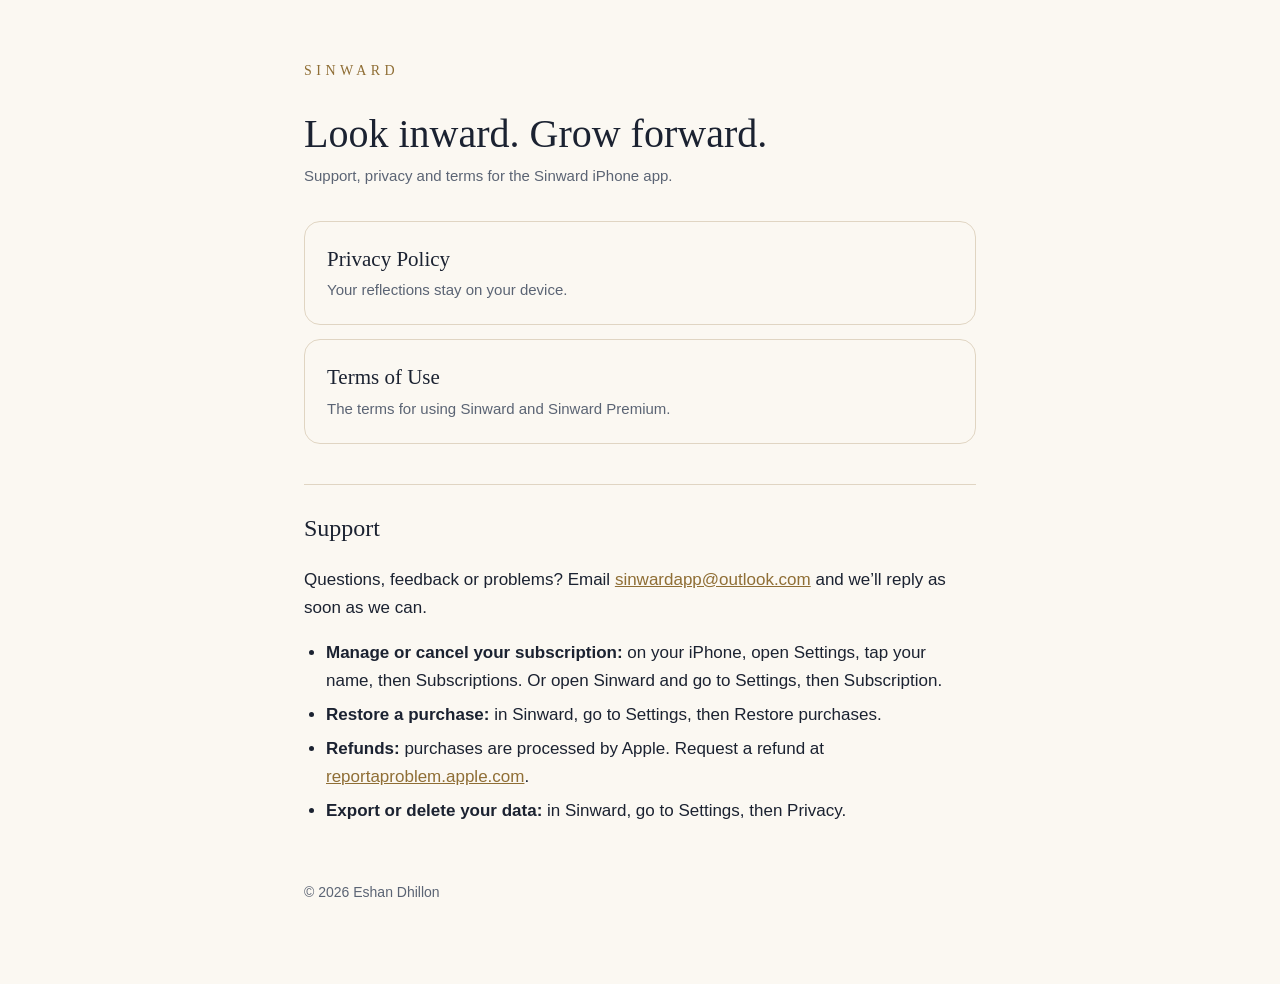
<file: index.html>
<!doctype html>
<html lang="en">
<head>
<meta charset="utf-8">
<meta name="viewport" content="width=device-width, initial-scale=1">
<title>Sinward: Support</title>
<meta name="description" content="Support, privacy policy and terms of use for Sinward.">
<link rel="stylesheet" href="style.css">
</head>
<body>
<main>
  <a class="mark" href="./">Sinward</a>
  <h1>Look inward. Grow forward.</h1>
  <p class="meta">Support, privacy and terms for the Sinward iPhone app.</p>

  <a class="card" href="privacy.html"><b>Privacy Policy</b><span>Your reflections stay on your device.</span></a>
  <a class="card" href="terms.html"><b>Terms of Use</b><span>The terms for using Sinward and Sinward Premium.</span></a>

  <h2>Support</h2>
  <p>Questions, feedback or problems? Email <a href="mailto:sinwardapp@outlook.com">sinwardapp@outlook.com</a> and we’ll reply as soon as we can.</p>
  <ul>
    <li><b>Manage or cancel your subscription:</b> on your iPhone, open Settings, tap your name, then Subscriptions. Or open Sinward and go to Settings, then Subscription.</li>
    <li><b>Restore a purchase:</b> in Sinward, go to Settings, then Restore purchases.</li>
    <li><b>Refunds:</b> purchases are processed by Apple. Request a refund at <a href="https://reportaproblem.apple.com">reportaproblem.apple.com</a>.</li>
    <li><b>Export or delete your data:</b> in Sinward, go to Settings, then Privacy.</li>
  </ul>

  <footer>© 2026 Eshan Dhillon</footer>
</main>
</body>
</html>
</file>
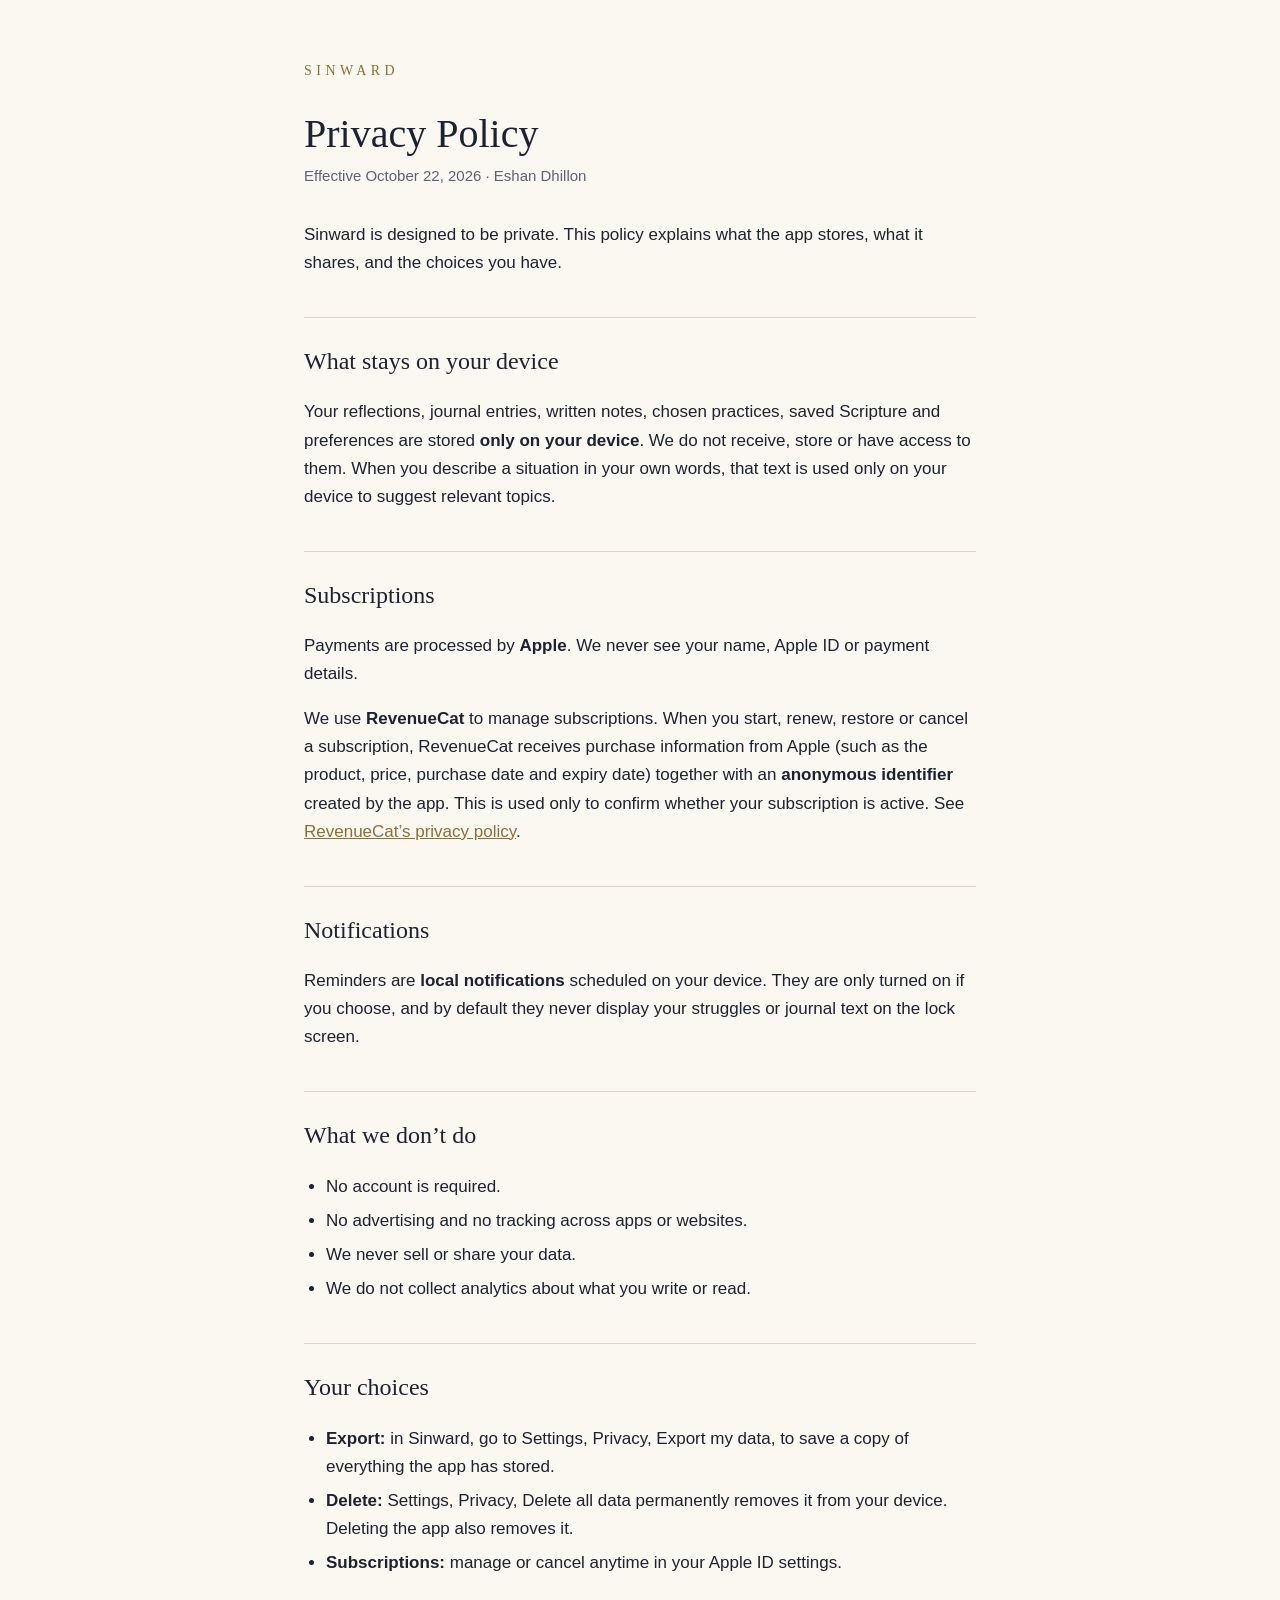
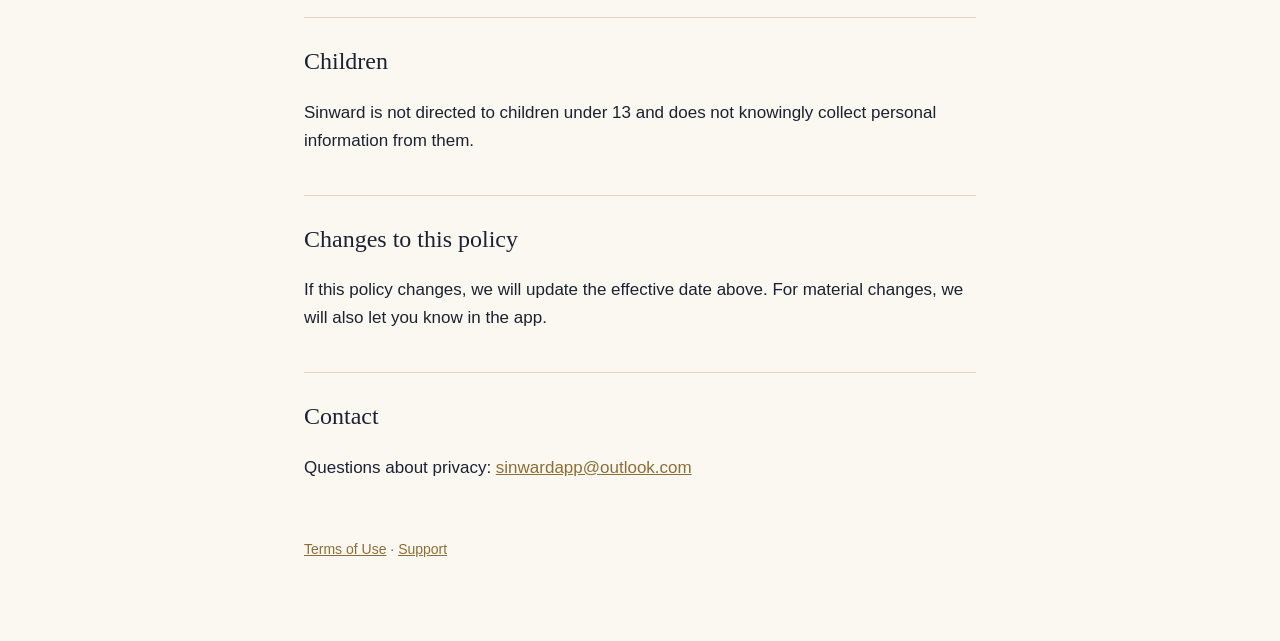
<file: privacy.html>
<!doctype html>
<html lang="en">
<head>
<meta charset="utf-8">
<meta name="viewport" content="width=device-width, initial-scale=1">
<title>Sinward: Privacy Policy</title>
<link rel="stylesheet" href="style.css">
</head>
<body>
<main>
  <a class="mark" href="./">Sinward</a>
  <h1>Privacy Policy</h1>
  <p class="meta">Effective October 22, 2026 · Eshan Dhillon</p>

  <p>Sinward is designed to be private. This policy explains what the app stores, what it shares, and the choices you have.</p>

  <h2>What stays on your device</h2>
  <p>Your reflections, journal entries, written notes, chosen practices, saved Scripture and preferences are stored <b>only on your device</b>. We do not receive, store or have access to them. When you describe a situation in your own words, that text is used only on your device to suggest relevant topics.</p>

  <h2>Subscriptions</h2>
  <p>Payments are processed by <b>Apple</b>. We never see your name, Apple ID or payment details.</p>
  <p>We use <b>RevenueCat</b> to manage subscriptions. When you start, renew, restore or cancel a subscription, RevenueCat receives purchase information from Apple (such as the product, price, purchase date and expiry date) together with an <b>anonymous identifier</b> created by the app. This is used only to confirm whether your subscription is active. See <a href="https://www.revenuecat.com/privacy">RevenueCat’s privacy policy</a>.</p>

  <h2>Notifications</h2>
  <p>Reminders are <b>local notifications</b> scheduled on your device. They are only turned on if you choose, and by default they never display your struggles or journal text on the lock screen.</p>

  <h2>What we don’t do</h2>
  <ul>
    <li>No account is required.</li>
    <li>No advertising and no tracking across apps or websites.</li>
    <li>We never sell or share your data.</li>
    <li>We do not collect analytics about what you write or read.</li>
  </ul>

  <h2>Your choices</h2>
  <ul>
    <li><b>Export:</b> in Sinward, go to Settings, Privacy, Export my data, to save a copy of everything the app has stored.</li>
    <li><b>Delete:</b> Settings, Privacy, Delete all data permanently removes it from your device. Deleting the app also removes it.</li>
    <li><b>Subscriptions:</b> manage or cancel anytime in your Apple ID settings.</li>
  </ul>

  <h2>Children</h2>
  <p>Sinward is not directed to children under 13 and does not knowingly collect personal information from them.</p>

  <h2>Changes to this policy</h2>
  <p>If this policy changes, we will update the effective date above. For material changes, we will also let you know in the app.</p>

  <h2>Contact</h2>
  <p>Questions about privacy: <a href="mailto:sinwardapp@outlook.com">sinwardapp@outlook.com</a></p>

  <footer><a href="terms.html">Terms of Use</a> · <a href="./">Support</a></footer>
</main>
</body>
</html>
</file>
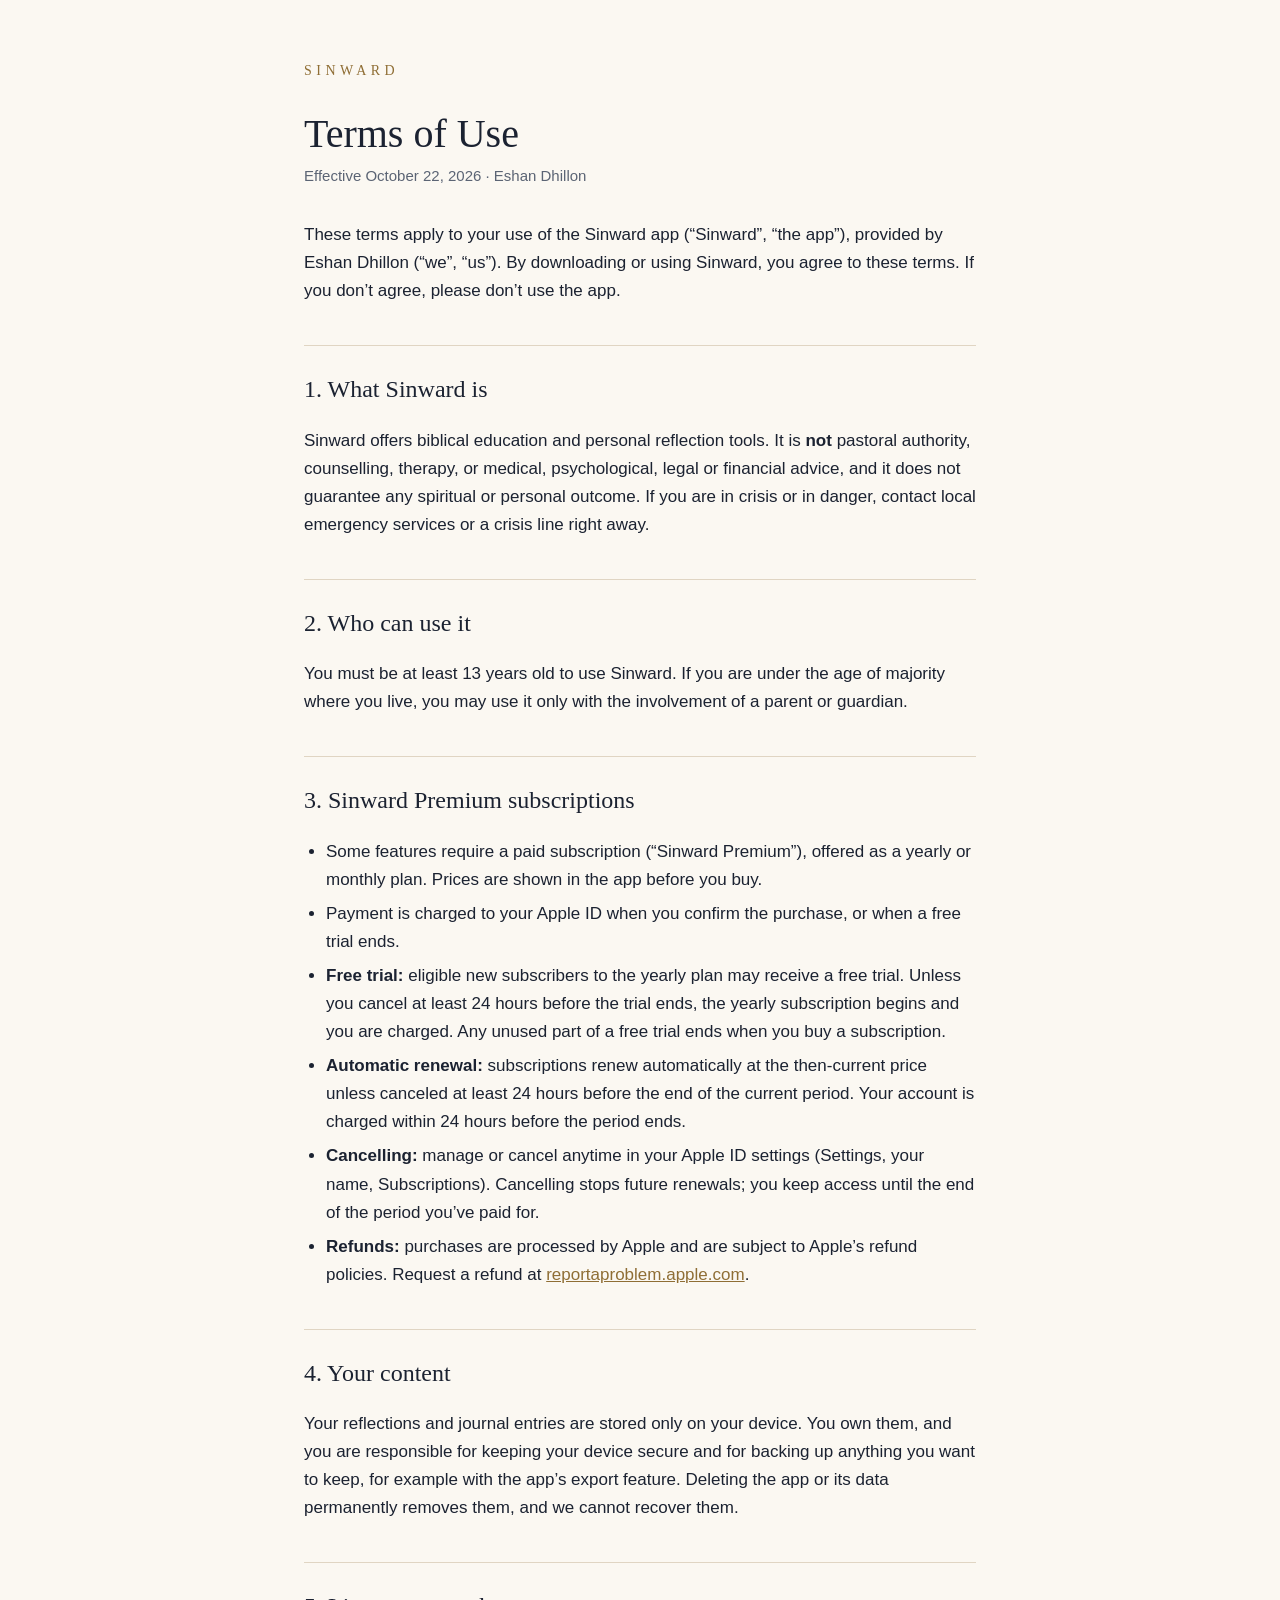
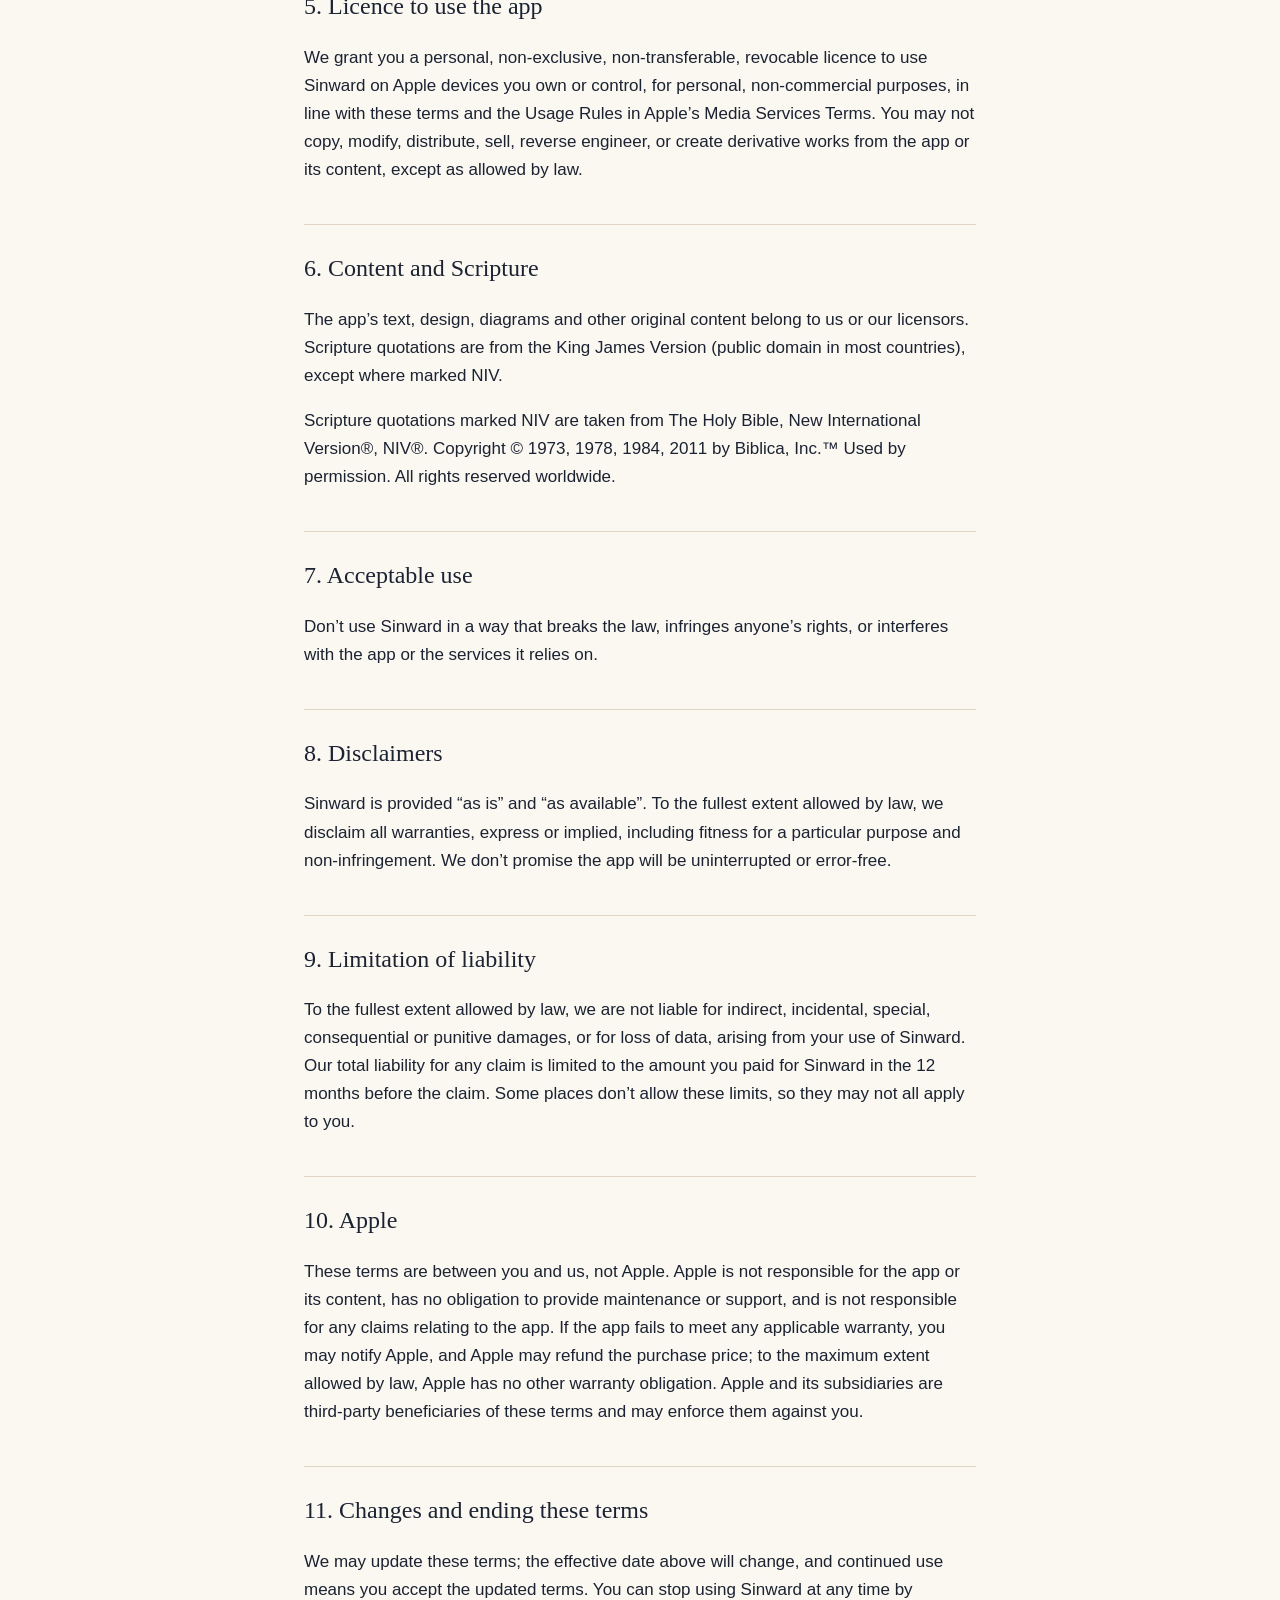
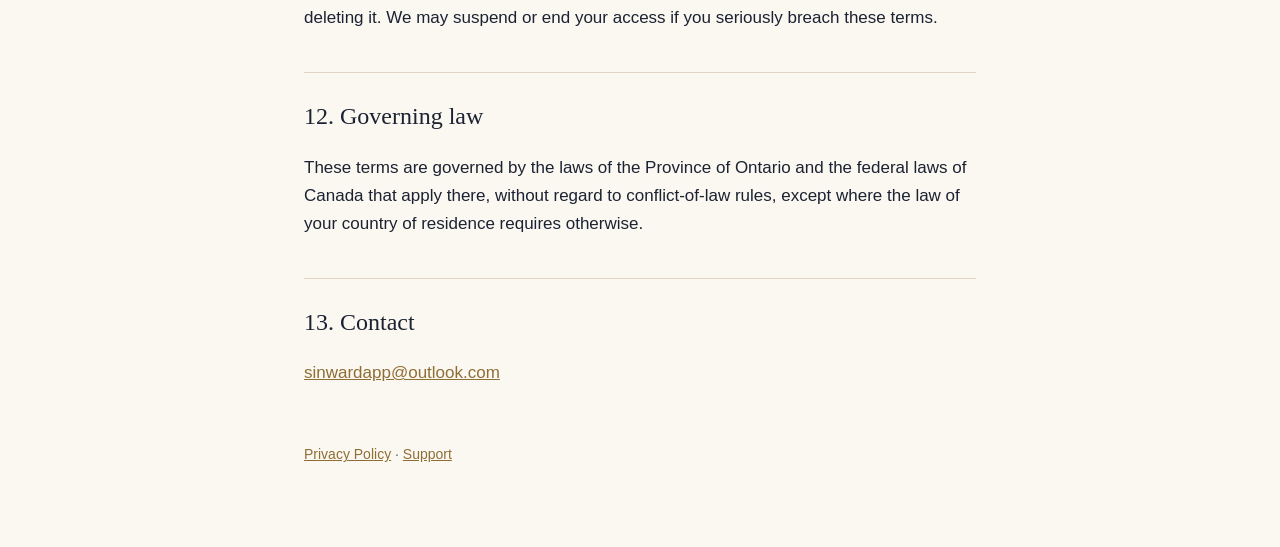
<file: terms.html>
<!doctype html>
<html lang="en">
<head>
<meta charset="utf-8">
<meta name="viewport" content="width=device-width, initial-scale=1">
<title>Sinward: Terms of Use</title>
<link rel="stylesheet" href="style.css">
</head>
<body>
<main>
  <a class="mark" href="./">Sinward</a>
  <h1>Terms of Use</h1>
  <p class="meta">Effective October 22, 2026 · Eshan Dhillon</p>

  <p>These terms apply to your use of the Sinward app (“Sinward”, “the app”), provided by Eshan Dhillon (“we”, “us”). By downloading or using Sinward, you agree to these terms. If you don’t agree, please don’t use the app.</p>

  <h2>1. What Sinward is</h2>
  <p>Sinward offers biblical education and personal reflection tools. It is <b>not</b> pastoral authority, counselling, therapy, or medical, psychological, legal or financial advice, and it does not guarantee any spiritual or personal outcome. If you are in crisis or in danger, contact local emergency services or a crisis line right away.</p>

  <h2>2. Who can use it</h2>
  <p>You must be at least 13 years old to use Sinward. If you are under the age of majority where you live, you may use it only with the involvement of a parent or guardian.</p>

  <h2>3. Sinward Premium subscriptions</h2>
  <ul>
    <li>Some features require a paid subscription (“Sinward Premium”), offered as a yearly or monthly plan. Prices are shown in the app before you buy.</li>
    <li>Payment is charged to your Apple ID when you confirm the purchase, or when a free trial ends.</li>
    <li><b>Free trial:</b> eligible new subscribers to the yearly plan may receive a free trial. Unless you cancel at least 24 hours before the trial ends, the yearly subscription begins and you are charged. Any unused part of a free trial ends when you buy a subscription.</li>
    <li><b>Automatic renewal:</b> subscriptions renew automatically at the then-current price unless canceled at least 24 hours before the end of the current period. Your account is charged within 24 hours before the period ends.</li>
    <li><b>Cancelling:</b> manage or cancel anytime in your Apple ID settings (Settings, your name, Subscriptions). Cancelling stops future renewals; you keep access until the end of the period you’ve paid for.</li>
    <li><b>Refunds:</b> purchases are processed by Apple and are subject to Apple’s refund policies. Request a refund at <a href="https://reportaproblem.apple.com">reportaproblem.apple.com</a>.</li>
  </ul>

  <h2>4. Your content</h2>
  <p>Your reflections and journal entries are stored only on your device. You own them, and you are responsible for keeping your device secure and for backing up anything you want to keep, for example with the app’s export feature. Deleting the app or its data permanently removes them, and we cannot recover them.</p>

  <h2>5. Licence to use the app</h2>
  <p>We grant you a personal, non-exclusive, non-transferable, revocable licence to use Sinward on Apple devices you own or control, for personal, non-commercial purposes, in line with these terms and the Usage Rules in Apple’s Media Services Terms. You may not copy, modify, distribute, sell, reverse engineer, or create derivative works from the app or its content, except as allowed by law.</p>

  <h2>6. Content and Scripture</h2>
  <p>The app’s text, design, diagrams and other original content belong to us or our licensors. Scripture quotations are from the King James Version (public domain in most countries), except where marked NIV.</p>
  <p>Scripture quotations marked NIV are taken from The Holy Bible, New International Version®, NIV®. Copyright © 1973, 1978, 1984, 2011 by Biblica, Inc.™ Used by permission. All rights reserved worldwide.</p>

  <h2>7. Acceptable use</h2>
  <p>Don’t use Sinward in a way that breaks the law, infringes anyone’s rights, or interferes with the app or the services it relies on.</p>

  <h2>8. Disclaimers</h2>
  <p>Sinward is provided “as is” and “as available”. To the fullest extent allowed by law, we disclaim all warranties, express or implied, including fitness for a particular purpose and non-infringement. We don’t promise the app will be uninterrupted or error-free.</p>

  <h2>9. Limitation of liability</h2>
  <p>To the fullest extent allowed by law, we are not liable for indirect, incidental, special, consequential or punitive damages, or for loss of data, arising from your use of Sinward. Our total liability for any claim is limited to the amount you paid for Sinward in the 12 months before the claim. Some places don’t allow these limits, so they may not all apply to you.</p>

  <h2>10. Apple</h2>
  <p>These terms are between you and us, not Apple. Apple is not responsible for the app or its content, has no obligation to provide maintenance or support, and is not responsible for any claims relating to the app. If the app fails to meet any applicable warranty, you may notify Apple, and Apple may refund the purchase price; to the maximum extent allowed by law, Apple has no other warranty obligation. Apple and its subsidiaries are third-party beneficiaries of these terms and may enforce them against you.</p>

  <h2>11. Changes and ending these terms</h2>
  <p>We may update these terms; the effective date above will change, and continued use means you accept the updated terms. You can stop using Sinward at any time by deleting it. We may suspend or end your access if you seriously breach these terms.</p>

  <h2>12. Governing law</h2>
  <p>These terms are governed by the laws of the Province of Ontario and the federal laws of Canada that apply there, without regard to conflict-of-law rules, except where the law of your country of residence requires otherwise.</p>

  <h2>13. Contact</h2>
  <p><a href="mailto:sinwardapp@outlook.com">sinwardapp@outlook.com</a></p>

  <footer><a href="privacy.html">Privacy Policy</a> · <a href="./">Support</a></footer>
</main>
</body>
</html>
</file>
<file: style.css>
:root { --bg:#0D1625; --text:#E9DFCF; --muted:#A8AFB9; --gold:#D9B980; --line:rgba(217,185,128,.22); color-scheme: dark; }
@media (prefers-color-scheme: light) { :root { --bg:#FBF8F2; --text:#1B2231; --muted:#5B6474; --gold:#8F6E35; --line:rgba(143,110,53,.25); color-scheme: light; } }
* { box-sizing: border-box; }
body { margin:0; background:var(--bg); color:var(--text); font: 17px/1.65 -apple-system, BlinkMacSystemFont, "Segoe UI", Roboto, Helvetica, Arial, sans-serif; -webkit-font-smoothing: antialiased; }
main { max-width: 720px; margin: 0 auto; padding: 56px 24px 80px; }
.mark { font-family: "Iowan Old Style", Palatino, Georgia, serif; letter-spacing: .32em; text-transform: uppercase; color: var(--gold); font-size: 14px; text-decoration: none; }
h1 { font-family: "Iowan Old Style", Palatino, Georgia, serif; font-weight: 500; font-size: 40px; line-height: 1.1; margin: 28px 0 8px; }
h2 { font-family: "Iowan Old Style", Palatino, Georgia, serif; font-weight: 500; font-size: 24px; margin: 40px 0 8px; padding-top: 24px; border-top: 1px solid var(--line); }
.meta { color: var(--muted); font-size: 15px; margin: 0 0 32px; }
a { color: var(--gold); }
ul { padding-left: 22px; }
li { margin: 6px 0; }
.card { display:block; padding: 20px 22px; border:1px solid var(--line); border-radius: 16px; margin: 14px 0; text-decoration:none; color: var(--text); }
.card b { font-family: "Iowan Old Style", Palatino, Georgia, serif; font-weight: 500; font-size: 21px; display:block; }
.card span { color: var(--muted); font-size: 15px; }
footer { margin-top: 56px; color: var(--muted); font-size: 14px; }
</file>
